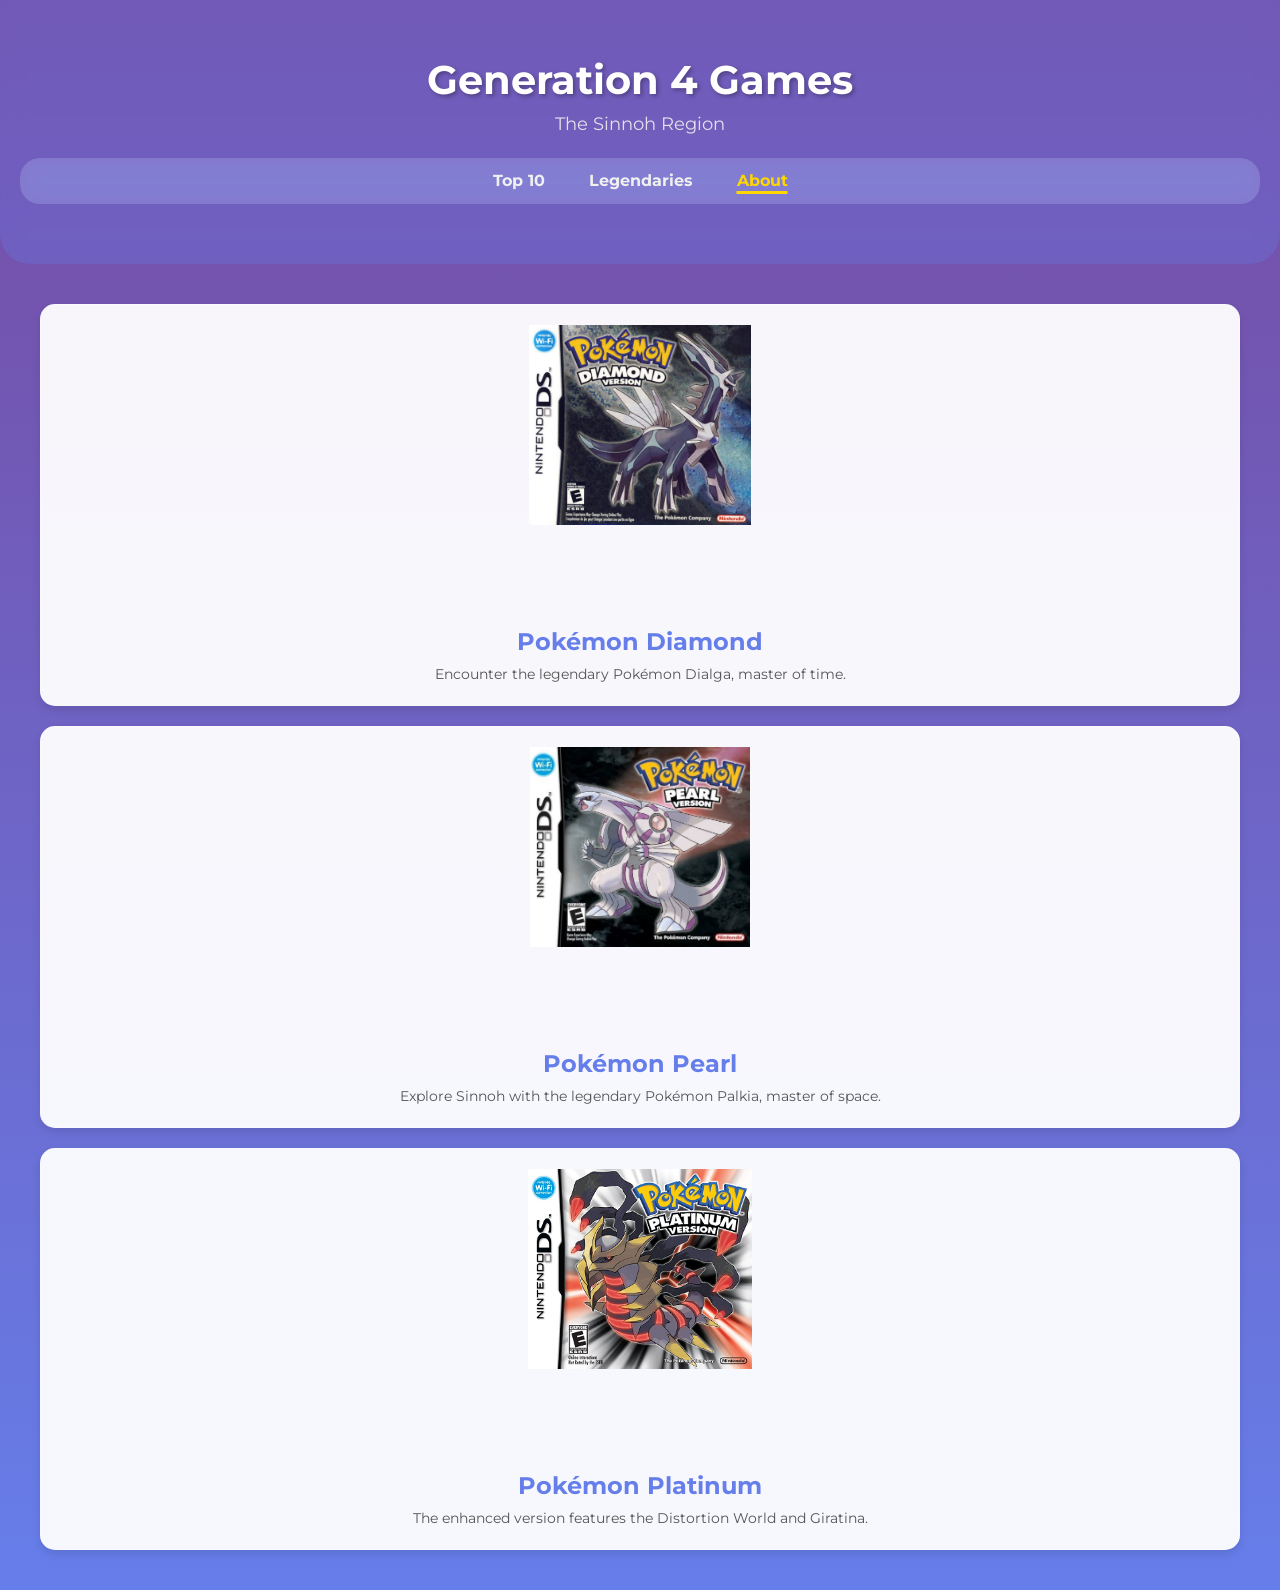
<file: about.html>
<!DOCTYPE html>
<html lang="en">
<head>
    <meta charset="UTF-8">
    <meta name="viewport" content="width=device-width, initial-scale=1.0">
    <title>About Gen 4 Games</title>
    <link rel="stylesheet" href="css/html5reset.css">
    <link rel="stylesheet" href="css/style.css">
    <link href="https://fonts.googleapis.com/css2?family=Montserrat:wght@400;700&display=swap" rel="stylesheet">
</head>
<body class="gen4-page">
    <header class="hero">
        <h1 class="hero-title">Generation 4 Games</h1>
        <p class="hero-subtitle">The Sinnoh Region</p>
        <nav>
            <ul>
                <li><a href="index.html">Top 10</a></li>
                <li><a href="legenderies.html">Legendaries</a></li>
                <li><a href="about.html" class="active">About</a></li>
            </ul>
        </nav>
    </header>
    <main>
        <section class="pokemon-grid">
            <div class="pokemon-card">
                <img src="images/diamond.jpg" alt="Pokémon Diamond">
                <h2>Pokémon Diamond</h2>
                <p>Encounter the legendary Pokémon Dialga, master of time.</p>
            </div>
            <div class="pokemon-card">
                <img src="images/pearl.jpg" alt="Pokémon Pearl">
                <h2>Pokémon Pearl</h2>
                <p>Explore Sinnoh with the legendary Pokémon Palkia, master of space.</p>
            </div>
            <div class="pokemon-card">
                <img src="images/platinum.png" alt="Pokémon Platinum">
                <h2>Pokémon Platinum</h2>
                <p>The enhanced version features the Distortion World and Giratina.</p>
            </div>
        </section>
    </main>
</body>
</html>
</file>
<file: css/style.css>
body {
    background: linear-gradient(135deg, #667eea 0%, #764ba2 100%);
    font-family: "Montserrat", sans-serif;
    color: #333;
}

body.legendary-page {
    background: radial-gradient(rgba(198, 140, 255, 0.35), transparent 25%),
                linear-gradient(135deg, #3b3bb4 0%, #2f2351 100%);
    color: #eef4ff;
}

body.legendary-page .hero {
    background: rgba(18, 12, 42, 0.75);
    border-radius: 0 0 30px 30px;
}

body.legendary-page .hero-title {
    color: #f4f6ff;
    text-shadow: 0 0 18px rgba(154, 178, 255, 0.6);
}

body.legendary-page .hero-subtitle,
body.legendary-page .hero-description,
body.legendary-page nav a {
    color: #d6d9ff;
}

body.legendary-page .hero-description {
    max-width: 720px;
    margin: 0.75rem auto 0;
    font-size: 1rem;
    opacity: 0.95;
}

body.legendary-page nav {
    background: rgba(255, 255, 255, 0.08);
}

body.legendary-page nav a.active {
    color: #ffd26d;
}

body.legendary-page .pokemon-grid {
    grid-template-columns: 1fr;
    gap: 20px;
}

body.legendary-page .pokemon-card {
    background: rgba(19, 18, 40, 0.88);
    border: 1px solid rgba(255, 255, 255, 0.08);
    color: #eef5ff;
    box-shadow: 0 16px 30px rgba(0, 0, 0, 0.3);
}

body.legendary-page .pokemon-card img {
    height: 200px;
}

body.legendary-page .pokemon-card h2 {
    color: #f8f9ff;
}

body.legendary-page .pokemon-card p {
    color: #d7d9ff;
}

body.gen4-page {
    background: linear-gradient(#764ba2 0%,  #667eea 100%);
    color: #ffffff;
}

body.gen4-page .hero {
    background: rgba(102, 126, 234, 0.3);
    border-radius: 0 0 30px 30px;
}

body.gen4-page .hero-title {
    color: #ffffff;
}

body.gen4-page .hero-subtitle,
body.gen4-page .hero-description,
body.gen4-page nav a {
    color: #f0f0f0;
}

body.gen4-page .hero-description {
    margin: 0.75rem auto 0;
    font-size: 1rem;
}

body.gen4-page nav {
    background: rgba(255, 255, 255, 0.15);
}

body.gen4-page nav a.active {
    color: #ffd700;
}

body.gen4-page .pokemon-grid {
    grid-template-columns: 1fr;
    gap: 20px;
}

body.gen4-page .pokemon-card {
    background: rgba(255, 255, 255, 0.95);
    border: 1px solid rgba(255, 255, 255, 0.3);
    color: #333;
}

body.gen4-page .pokemon-card img {
    height: 200px;
}

body.gen4-page .pokemon-card h2 {
    color: #667eea;
}

body.gen4-page .pokemon-card p {
    color: #555;
}

body.gen4-page .types {
    justify-content: center;
}

body.legendary-page .types {
    justify-content: center;
}


p {
    font-size: 1rem;
    line-height: 1.6;
    color: #ffffff;
}

nav li{
  display:inline;
  padding-right:20px;
}

nav a{
  color: rgb(255, 255, 255);
  font-weight: bold;
  text-decoration: none;
  margin-left: 20px;
}

nav a:hover, nav a:focus {
    background-color: #2b6ba7;
}

nav a.active {
  text-decoration: underline;
  text-decoration-thickness: 3px;
  text-underline-offset: 5px;
}

nav{
  background: rgba(255, 255, 255, 0.1);
  backdrop-filter: blur(10px);
  padding: 15px 25px;
  text-align: center;
  margin: 20px 0 0 0;
  border-radius: 20px;
}
.skip a{
  position: absolute;
  top: -65px;
}

.skip a:focus {
  top: 25px;
}

:focus{
  outline: 5px solid #0065c3;
  color: #ff9900;
}

.hero {
    text-align: center;
    padding: 60px 20px;
    background: rgba(255, 255, 255, 0.1);
    backdrop-filter: blur(10px);
    border-radius: 0 0 20px 20px;
    margin-bottom: 40px;
}

.hero-title {
    font-size: 3rem;
    font-weight: 700;
    color: #fff;
    text-shadow: 2px 2px 4px rgba(0,0,0,0.3);
}

.hero-subtitle {
    font-size: 1.2rem;
    color: #fff;
    margin: 10px 0 0 0;
    opacity: 0.9;
}

.pokemon-grid {
    display: grid;
    grid-template-columns: 1fr;
    gap: 20px;
    padding: 0 16px 40px 16px;
    max-width: 1200px;
    margin: 0 auto;
}


.pokemon-card {
    background: #ffffff;
    border-radius: 15px;
    padding: 20px;
    box-shadow: 0 4px 8px rgba(0,0,0,0.1);
    text-align: center;
    display: flex;
    flex-direction: column;
    justify-content: space-between;
    min-height: 360px;
    cursor: pointer;
}

.pokemon-card img {
    display: block;
    margin: 0 auto;
    height: 180px;
    object-fit: contain;
}

.pokemon-card:hover {
    transform: translateY(-10px);
    box-shadow: 0 15px 30px rgba(0,0,0,0.2);
    border: 2px solid #667eea;
}

.modal-overlay {
    position: fixed;
    inset: 0;
    display: flex;
    align-items: center;
    justify-content: center;
    background: rgba(10, 12, 24, 0.75);
    backdrop-filter: blur(10px);
    padding: 20px;
}

.modal-overlay.hidden {
    display: none;
}

.modal-card {
    width: 100%;
    max-width: 540px;
    background: #ffffff;
    border-radius: 24px;
    padding: 24px;
    box-shadow: 0 24px 60px rgba(0, 0, 0, 0.25);
    position: relative;
}

.modal-close {
    position: absolute;
    top: 16px;
    right: 16px;
    width: 38px;
    height: 38px;
    background: rgba(0, 0, 0, 0.08);
    color: #111;
    border-radius: 50%;
    font-size: 1.4rem;
    cursor: pointer;
}

.modal-card img {
    width: 100%;
    max-height: 260px;
    object-fit: contain;
    margin-bottom: 20px;
}

.modal-physical {
    color: #4a4a4a;
    text-align: center;
}

.modal-physical ul {
    list-style: none;
}

.modal-physical li {
    margin-bottom: 8px;
}

.pokemon-card h2 {
    font-size: 1.5rem;
    margin-top: auto;
    margin-bottom: 10px;
    color: #333;
}

.types {
    display: flex;
    justify-content: center;
    gap: 10px;
    margin-bottom: 15px;
}

.type {
    padding: 5px 10px;
    border-radius: 20px;
    font-size: 0.8rem;
    font-weight: 700;
    text-transform: uppercase;
    color: #fff;
}

.type.fighting { background-color: #C22E28; }
.type.steel { background-color: #4c4c64; }
.type.dragon { background-color: #6F35FC; }
.type.ground { background-color: #65501c; }
.type.water { background-color: #254fa9; }
.type.fire { background-color: rgb(170, 87, 23); }
.type.grass { background-color: #3b6f1d; }
.type.dark { background-color: #705746; }
.type.ice { background-color: #004256; }
.type.flying { background-color: #5c4697; }
.type.psychic { background-color: #972346; }
.type.ghost { background-color: #735797; }
.type.electric { background-color: #7f7421; }
.type.normal { background-color: #4c4b19; }

.pokemon-card p {
    font-size: 0.9rem;
    line-height: 1.5;
    color: #666;
}

@media (min-width: 768px) {
    .hero-title {
        font-size: 2.5rem;
    }
    .hero-subtitle {
        font-size: 1.1rem;
    }
    .pokemon-grid {
        grid-template-columns: repeat(2, 1fr);
        padding: 0 20px 40px 20px;
    }
    .pokemon-card {
        padding: 20px;
    }
}

@media (min-width: 1024px) {
    body.legendary-page .pokemon-grid {
        grid-template-columns: repeat(3, minmax(240px, 1fr));
    }
    body.legendary-page .pokemon-card img {
        height: 220px;
    }
}
</file>
